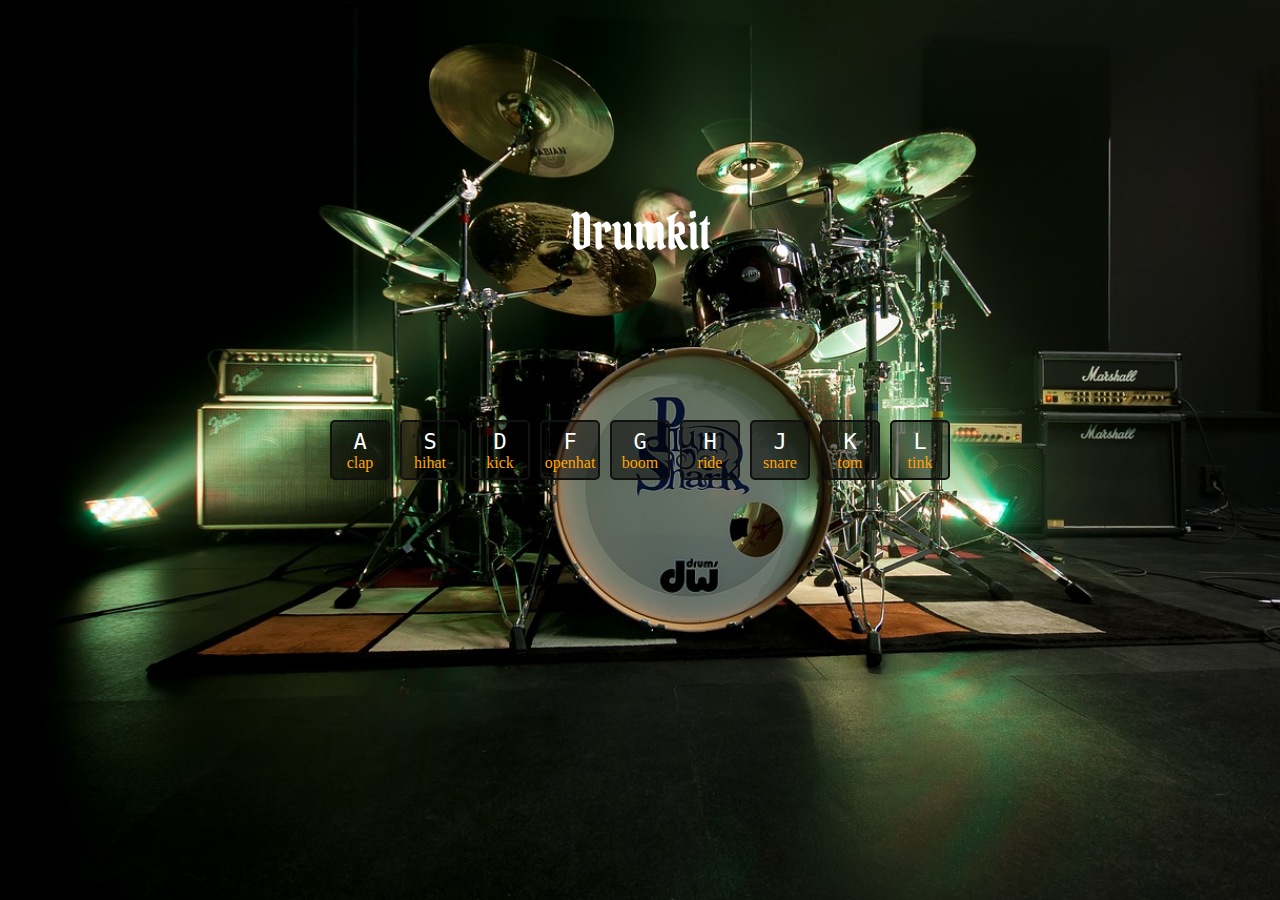
<file: dia 1 - drumkit/index.html>
<!DOCTYPE html>
<html>
<head>
	<meta charset="utf-8">
	<meta http-equiv="X-UA-Compatible" content="IE=edge">
	<meta name="viewport" content="width=device-width, initial-scale=1.0">
	<title></title>
	<link rel="stylesheet" href="style.css">
</head>
<body>
	<h1>Drumkit</h1>
	 <div class="keys">
	    <div data-key="65" class="key">
	      <kbd>A</kbd>
	      <span class="sound">clap</span>
	    </div>
	    <div data-key="83" class="key">
	      <kbd>S</kbd>
	      <span class="sound">hihat</span>
	    </div>
	    <div data-key="68" class="key">
	      <kbd>D</kbd>
	      <span class="sound">kick</span>
	    </div>
	    <div data-key="70" class="key">
	      <kbd>F</kbd>
	      <span class="sound">openhat</span>
	    </div>
	    <div data-key="71" class="key">
	      <kbd>G</kbd>
	      <span class="sound">boom</span>
	    </div>
	    <div data-key="72" class="key">
	      <kbd>H</kbd>
	      <span class="sound">ride</span>
	    </div>
	    <div data-key="74" class="key">
	      <kbd>J</kbd>
	      <span class="sound">snare</span>
	    </div>
	    <div data-key="75" class="key">
	      <kbd>K</kbd>
	      <span class="sound">tom</span>
	    </div>
	    <div data-key="76" class="key">
	      <kbd>L</kbd>
	      <span class="sound">tink</span>
	    </div>
  </div>

  <audio data-key="65" src="sounds/clap.wav"></audio>
  <audio data-key="83" src="sounds/hithat.wav"></audio>
  <audio data-key="68" src="sounds/kick.wav"></audio>
  <audio data-key="70" src="sounds/openhat.wav"></audio>
  <audio data-key="71" src="sounds/boom.wav"></audio>
  <audio data-key="72" src="sounds/rid.wav"></audio>
  <audio data-key="74" src="sounds/snare.wav"></audio>
  <audio data-key="75" src="sounds/tom.wav"></audio>
  <audio data-key="76" src="sounds/tink.wav"></audio>

<script src="app.js"></script>

</body>
</html>
</file>
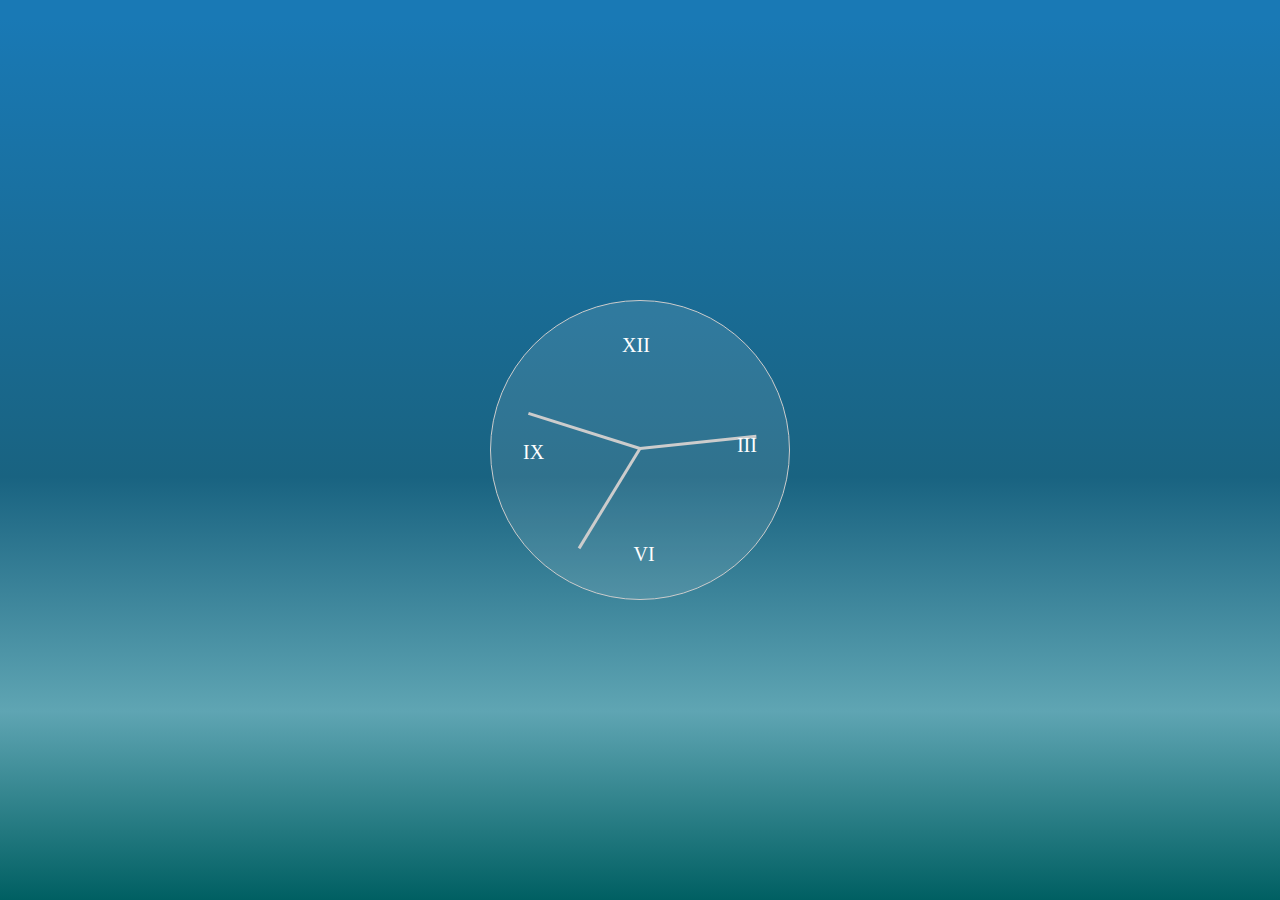
<file: dia 2 - clock/index.html>
<!DOCTYPE html>
<html>
<head>
	<meta charset="utf-8">
	<meta http-equiv="X-UA-Compatible" content="IE=edge">
	<meta name="viewport" content="width=device-width, initial-scale=1.0">
	<title>CSS - JS CLOCK</title>

	<link rel="stylesheet" href="https://pro.fontawesome.com/releases/v5.10.0/css/all.css" integrity="sha384-AYmEC3Yw5cVb3ZcuHtOA93w35dYTsvhLPVnYs9eStHfGJvOvKxVfELGroGkvsg+p" crossorigin="anonymous"/>

	<link rel="stylesheet" href="styles.css">
</head>
<body>
	<div class="clock">
		<div class="clock-face">
			<div class="hand hour-hand"></div>
			<div class="hand min-hand"></div>
			<div class="hand second-hand"></div>
			<div class="num num3">
				<span>III</span>
			</div>
			<div class="num num6">
				<span>VI</span>
			</div>
			<div class="num num9">
				<span>IX</span>
			</div>
			<div class="num num12">
				<span>XII</span>
			</div>
		</div>
	</div>
<script src="app.js"></script>
</body>
</html>
</file>
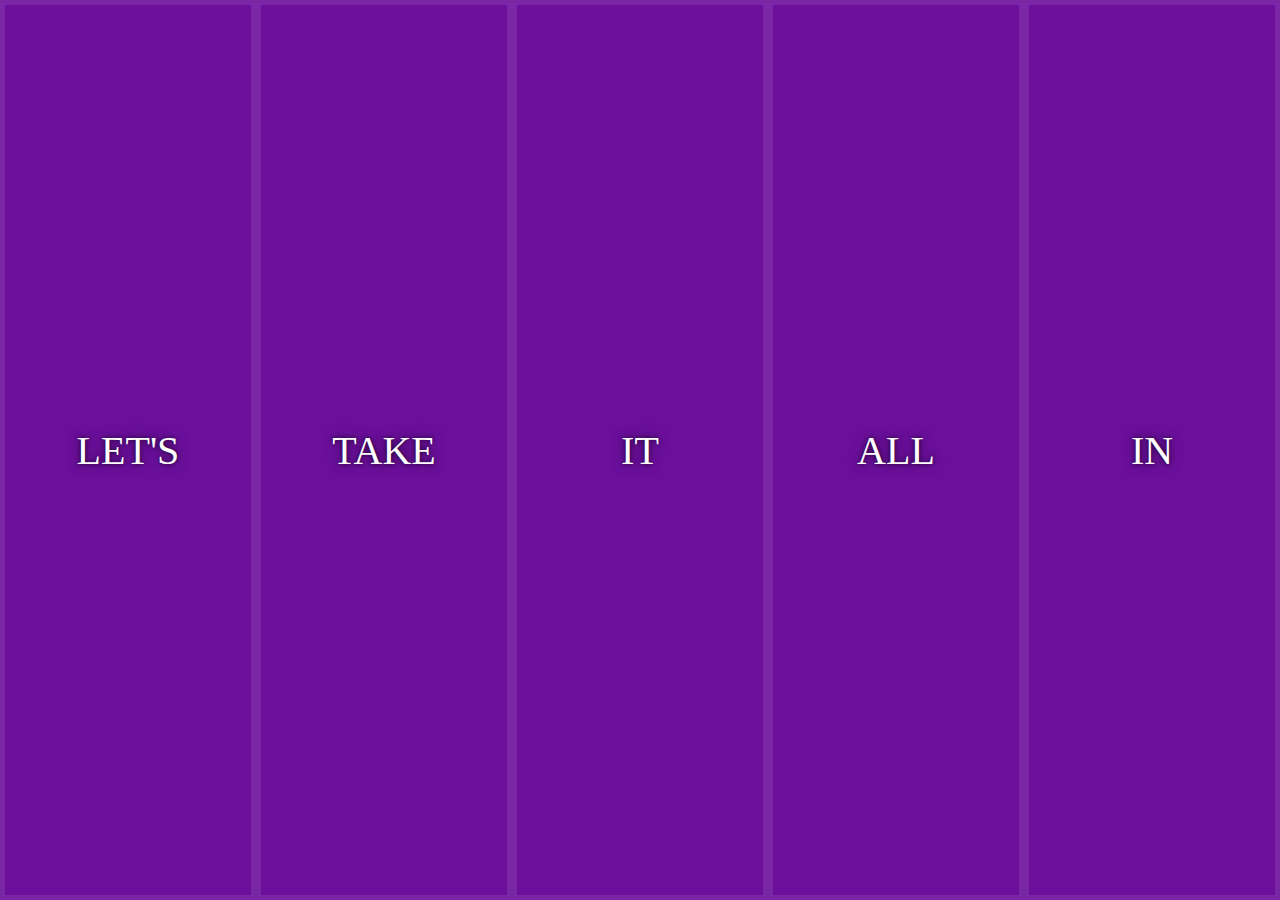
<file: dia 5 - Flex Panels image galery/index.html>
<!DOCTYPE html>
<html>
<head>
	<meta charset="utf-8">
	<meta http-equiv="X-UA-Compatible" content="IE=edge">
	<meta name="viewport" content="width=device-width, initial-scale=1.0">
	<title>Flex Panels Image Galery</title>
	<link rel="stylesheet" href="style.css">
</head>
<body>
<div class="panels">
    <div class="panel panel1">
      <p>Hey</p>
      <p>Let's</p>
      <p>Dance</p>
    </div>
    <div class="panel panel2">
      <p>Give</p>
      <p>Take</p>
      <p>Receive</p>
    </div>
    <div class="panel panel3">
      <p>Experience</p>
      <p>It</p>
      <p>Today</p>
    </div>
    <div class="panel panel4">
      <p>Give</p>
      <p>All</p>
      <p>You can</p>
    </div>
    <div class="panel panel5">
      <p>Life</p>
      <p>In</p>
      <p>Motion</p>
    </div>
  </div>

<script>
	const panels = document.querySelectorAll('.panel');	

	// Abre la imagen 
	function toggleOpen() {
		this.classList.toggle('open');
	}

	function toggleActive(e) {
		console.log(e.propertyName);
		if (e.propertyName.includes('flex-grow')){
			this.classList.toggle('open-active');
		}
	}

	panels.forEach(panel => panel.addEventListener('click', toggleOpen))

	// Cuando termina la transicion 
	panels.forEach(panel => panel.addEventListener('transitionend', toggleActive))
</script>
</body>
</html>
</file>
<file: dia 1 - drumkit/style.css>
@import url('https://fonts.googleapis.com/css2?family=Pirata+One&display=swap');

* {
	padding: 0;
	margin: 0;
	box-sizing: border-box;
}
body {
	width: 100%;
	height: 100vh;
	background-image: url(bg.jpg);
	background-repeat: no-repeat;
	background-size: cover;

	display: flex;
	justify-content: center;
	align-items: center;
	flex-direction: column;
}
h1 {
	color: #fff;
	font-family: 'Pirata One', cursive;
	font-size: 50px;
	position: absolute;
	top: 200px;
	font-weight: lighter;
}
.keys {
	display: flex;
	flex-wrap: wrap;
	gap: 10px;
}
.key {
	background-color: rgba(0, 0, 0, .5);
	display: flex;
	flex-direction: column;
	justify-content: center;
	align-items: center;
	text-align: center;

	min-width: 60px;
	max-width: 80px;
	height: 60px;
	color: #fff;
	border: 2px solid #111;
	border-radius: 5px;
	transition: all 0.07s;
}
.playing {
	border: 5px double yellow;
	transform: scale(1.1);
	box-shadow: 0 0 10px #ffc600;
}
kbd {
	font-size: 22px;
}
span {
	color: orange;
}
</file>
<file: dia 2 - clock/styles.css>
* {
	padding: 0;
	margin: 0;
	box-sizing: border-box;
}
body {
	background: rgb(0,95,98);
	background: linear-gradient(0deg, rgba(0,95,98,1) 0%, rgba(95,165,179,1) 21%, rgba(25,99,129,1) 47%, rgba(25,121,181,1) 98%);
	height: 100vh;
	display: flex;
	justify-content: center;
	align-items: center;
	overflow: hidden;
}
.clock {
	width: 300px;
	height: 300px;
	position: relative;
	border: 1px solid #ccc;
	border-radius: 50%;
	background: rgba(255,255,255, .1);
	padding: 2rem 2rem 2rem 2rem;
}
.clock-face {
     position: relative;
     width: 100%;
     height: 100%;
     transform: translateY(-3px); 
}
.hand {
	width: 50%;
	height: 3px;
	background: #ccc;
	position: absolute;
	top: 50%;
	transform-origin: 100%;
	transform: rotate(90deg);
	transition-timing-function: cubic-bezier(0.42, 0, 0.69, 1.79);
}
.num {
	width: 50%;
	height: 3px;
	top: 50%;
	position: absolute;
	transform-origin: 100%;
}
div.num.num12 {
	transform: rotate(90deg);
	margin-left: 6px;
}
div.num.num3 {
	transform: rotate(180deg);
	margin-top: 6px;
}
div.num.num6 {
	transform: rotate(270deg);
	margin-left: -6px;
}
div.num.num9 {
	transform: rotate(360deg);
	margin-top:-6px;
}
div.num span {
	color: #fff;
	position: absolute;
	font-size: 20px;
}
div.num.num12 span {
	transform: rotate(-90deg);	
}
div.num.num6 span {
	transform: rotate(90deg);
}
</file>
<file: dia 5 - Flex Panels image galery/style.css>
html {
      box-sizing: border-box;
      background: #ffc600;
      font-family: 'helvetica neue';
      font-size: 20px;
      font-weight: 200;
    }
    
    body {
      margin: 0;
    }
    
    *, *:before, *:after {
      box-sizing: inherit;
    }

    .panels {
      min-height: 100vh;
      overflow: hidden;
      display: flex;
    }

    .panel {
      background: #6B0F9C;
      box-shadow: inset 0 0 0 5px rgba(255,255,255,0.1);
      color: white;
      text-align: center;
      align-items: center;
      /* Safari transitionend event.propertyName === flex */
      /* Chrome + FF transitionend event.propertyName === flex-grow */
      transition:
        font-size 0.7s cubic-bezier(0.61,-0.19, 0.7,-0.11),
        flex 0.7s cubic-bezier(0.61,-0.19, 0.7,-0.11),
        background 0.2s;
      font-size: 20px;
      background-size: cover;
      background-position: center;
      flex: 1;
      justify-content: center;
      display: flex;
      flex-direction: column;
    }

    .panel1 { background-image:url(https://source.unsplash.com/gYl-UtwNg_I/1500x1500); }
    .panel2 { background-image:url(https://source.unsplash.com/rFKUFzjPYiQ/1500x1500); }
    .panel3 { background-image:url(https://images.unsplash.com/photo-1465188162913-8fb5709d6d57?ixlib=rb-0.3.5&q=80&fm=jpg&crop=faces&cs=tinysrgb&w=1500&h=1500&fit=crop&s=967e8a713a4e395260793fc8c802901d); }
    .panel4 { background-image:url(https://source.unsplash.com/ITjiVXcwVng/1500x1500); }
    .panel5 { background-image:url(https://source.unsplash.com/3MNzGlQM7qs/1500x1500); }

    /* Flex Items */
    .panel > * {
      margin: 0;
      width: 100%;
      transition: transform 0.5s;
      flex: 1 0 auto;
      display: flex;
      justify-content: center;
      align-items: center;
    }

    .panel > *:first-child { transform: translateY(-100%); }
    .panel.open-active > *:first-child { transform: translateY(0); }
    .panel > *:last-child { transform: translateY(100%); }
    .panel.open-active > *:last-child { transform: translateY(0); }

    .panel p {
      text-transform: uppercase;
      font-family: 'Amatic SC', cursive;
      text-shadow: 0 0 4px rgba(0, 0, 0, 0.72), 0 0 14px rgba(0, 0, 0, 0.45);
      font-size: 2em;
    }
    
    .panel p:nth-child(2) {
      font-size: 2em;
    }

    .panel.open {
      /* Cuando está abierto ocupa cinco columnas*/
      flex: 5;
      font-size: 40px;
    }
    
    @media only screen and (max-width: 600px) {
      .panel p {
        font-size: 1em;
      }
    }
</file>
